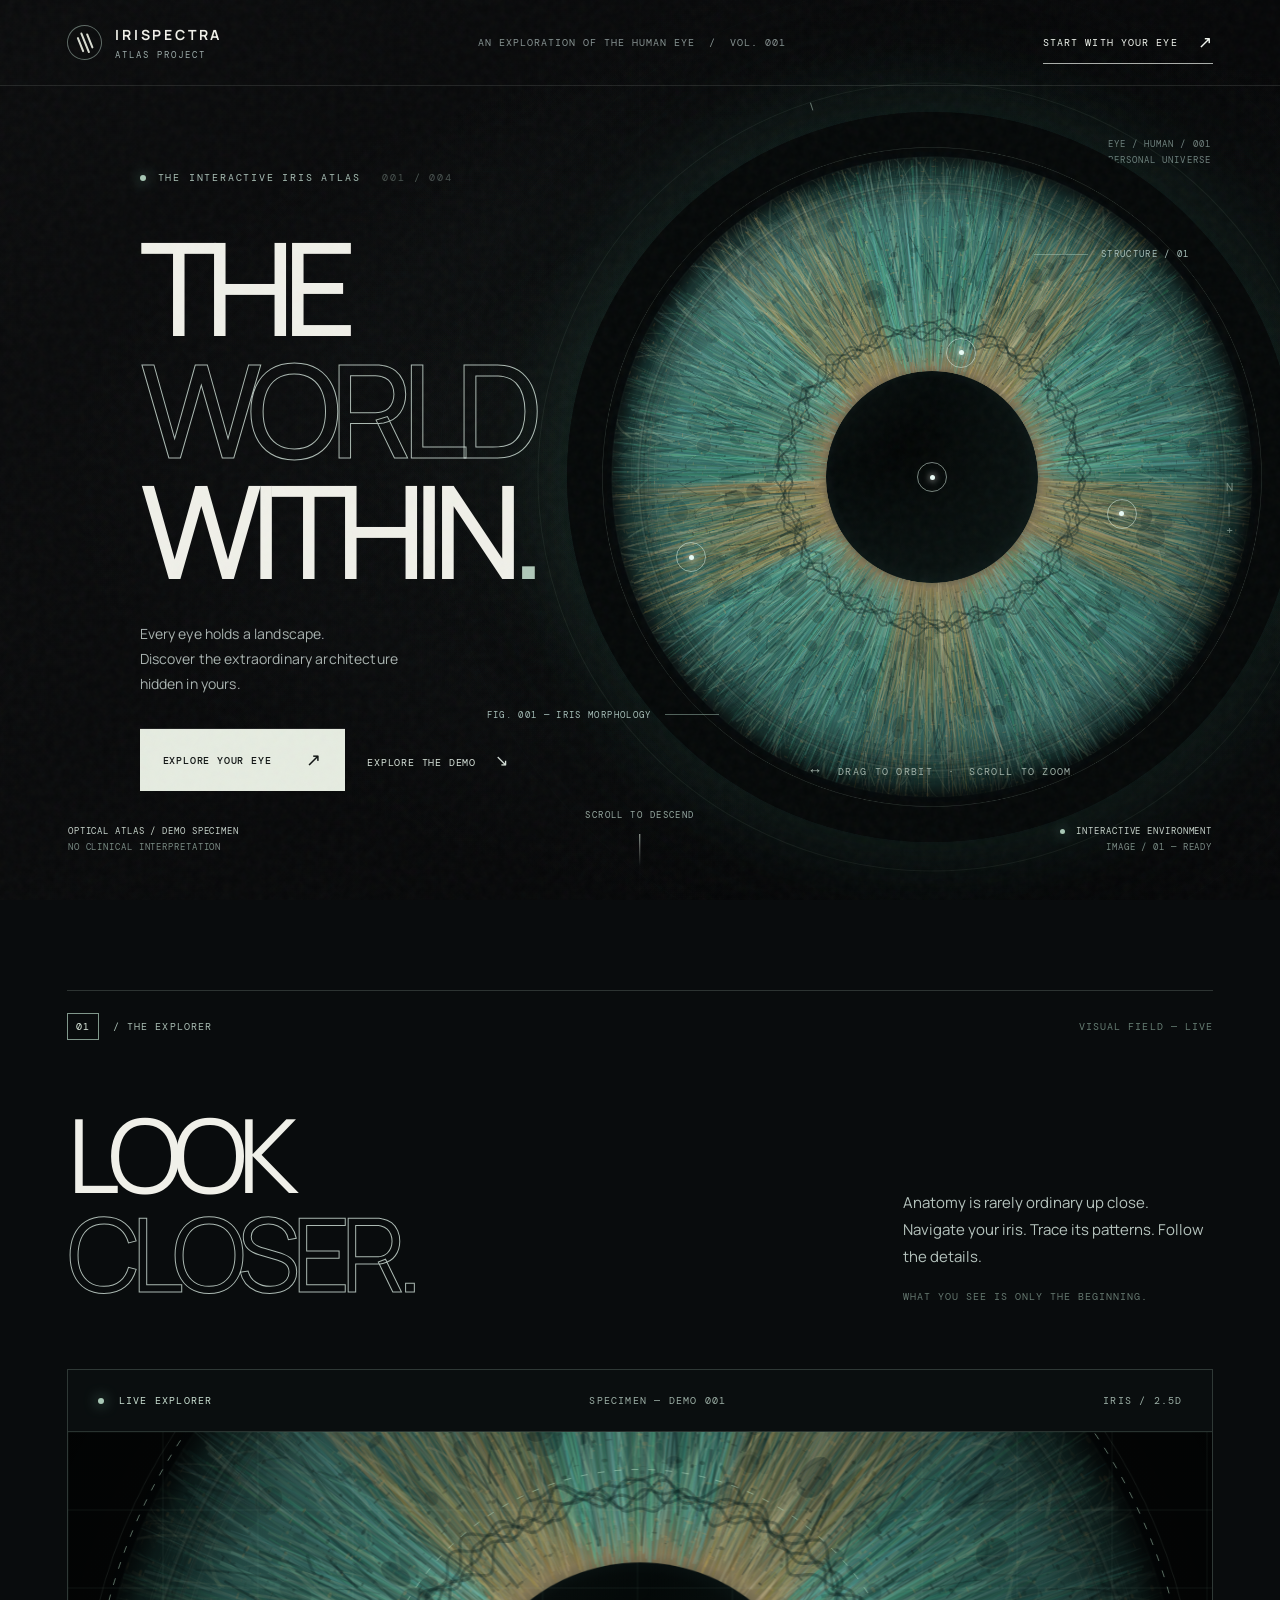
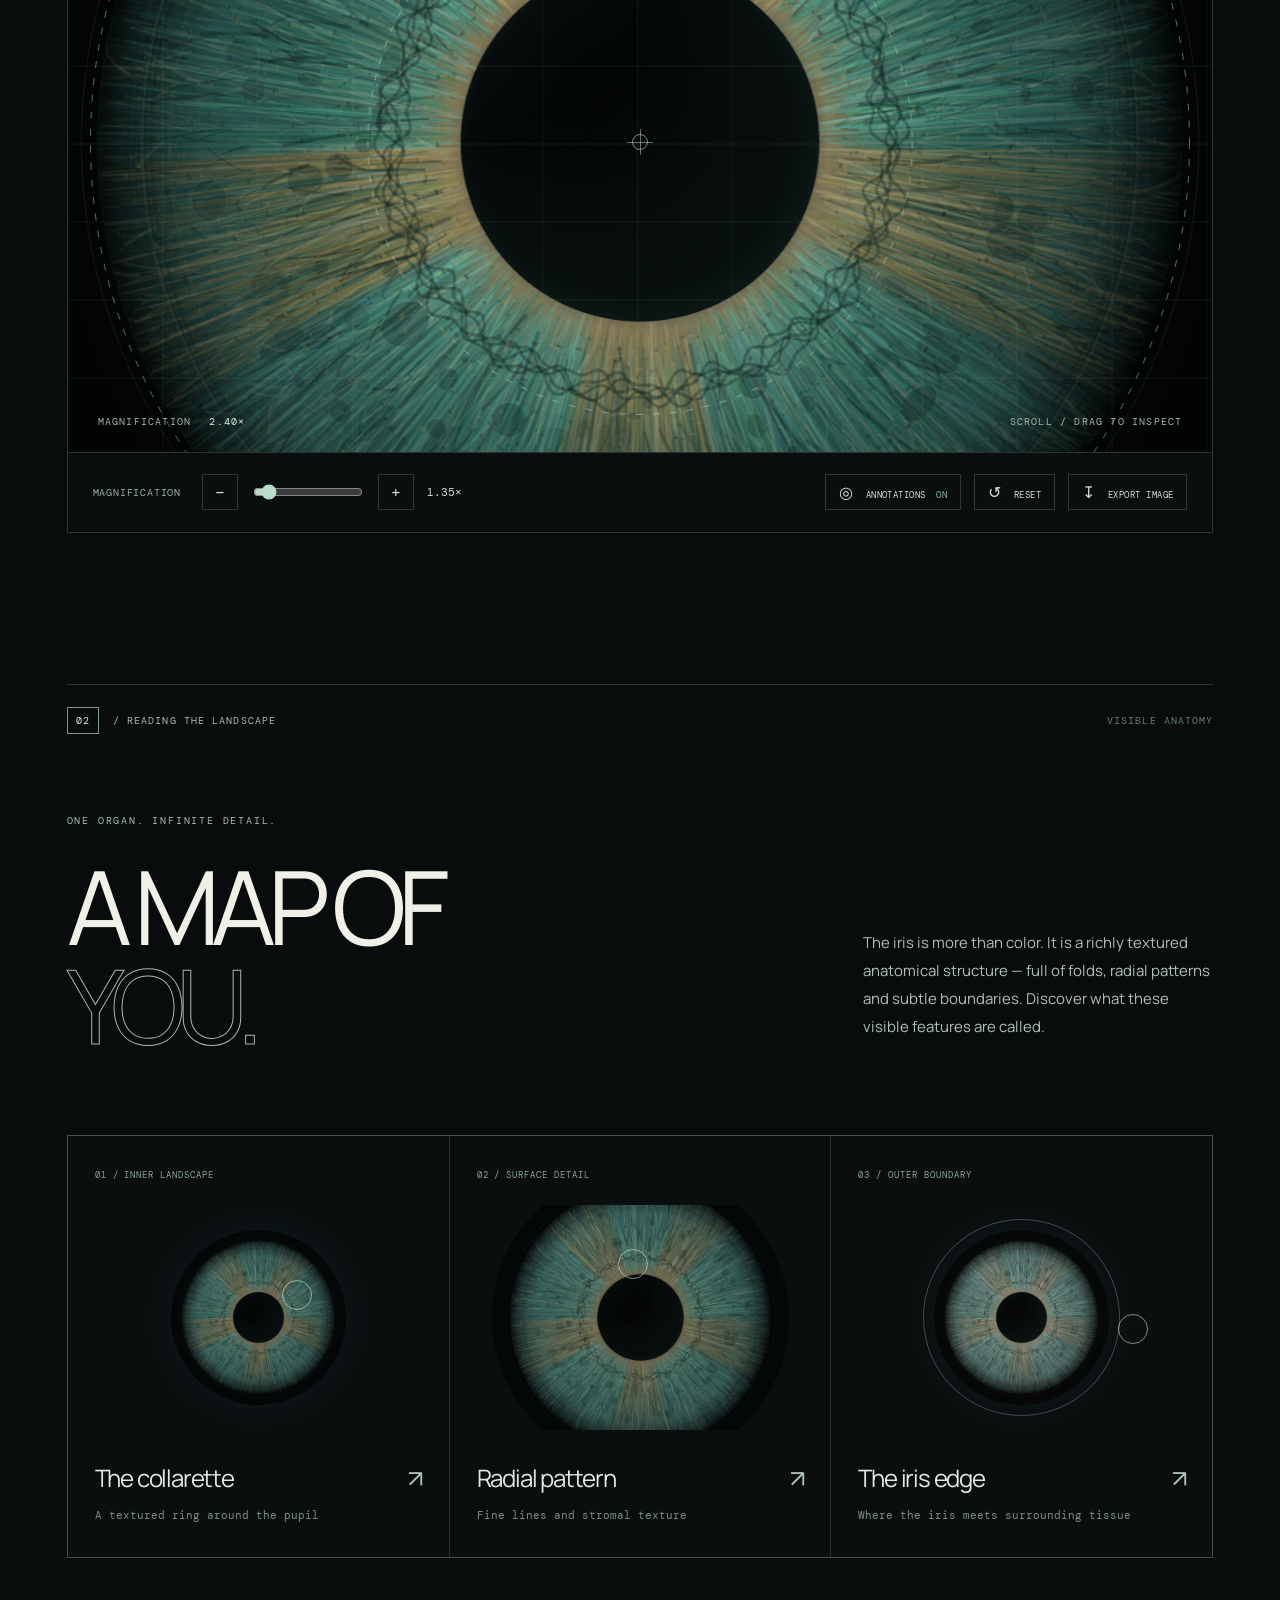
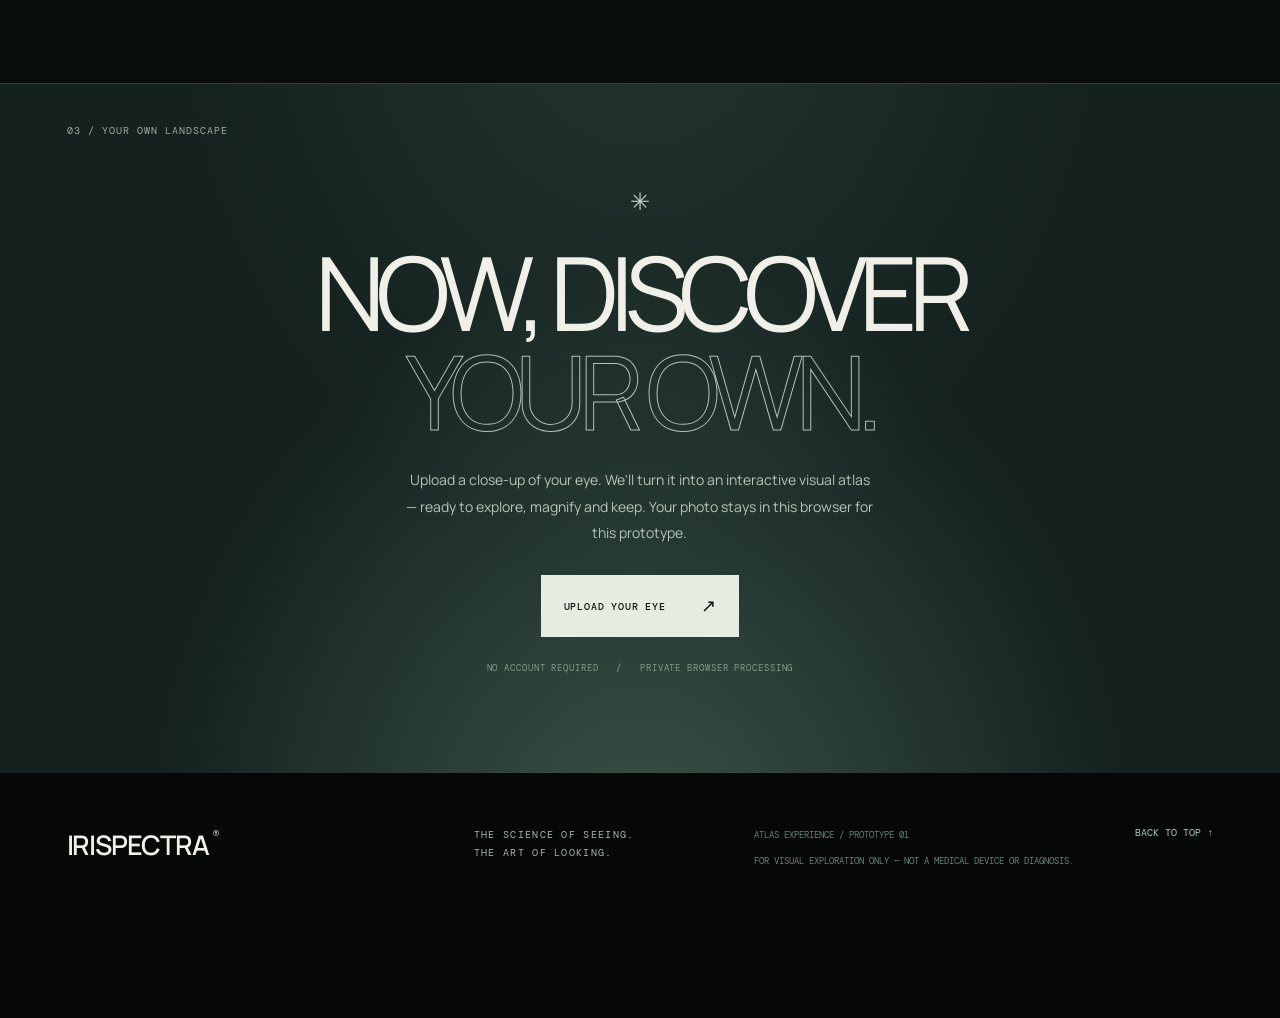
<file: irispectra-atlas/index.html>
<!doctype html>
<html lang="en">
<head>
  <meta charset="utf-8"/>
  <meta name="viewport" content="width=device-width, initial-scale=1, viewport-fit=cover"/>
  <meta name="theme-color" content="#07090a"/>
  <meta name="description" content="IRISPECTRA ATLAS — An immersive, interactive exploration of the human iris. Discover the structures and textures of your own eye."/>
  <title>IRISPECTRA — The World Within</title>
  <link rel="preconnect" href="https://fonts.googleapis.com"/>
  <link rel="preconnect" href="https://fonts.gstatic.com" crossorigin/>
  <link href="https://fonts.googleapis.com/css2?family=DM+Mono:wght@400;500&family=DM+Sans:wght@400;500;600;700&family=Manrope:wght@300;400;500;600;700&display=swap" rel="stylesheet"/>
  <link rel="stylesheet" href="./styles.css"/>
</head>
<body>
  <div class="page-noise" aria-hidden="true"></div>
  <div class="screen-loader" id="loader" aria-hidden="true"><div class="loader-mark"><span></span><span></span><span></span></div><p>INITIALIZING ATLAS <span id="loadCount">00</span>%</p></div>
  <nav class="nav" aria-label="Main navigation">
    <a href="#top" class="brand" aria-label="Irispectra Atlas home"><span class="brand-symbol" aria-hidden="true"><i></i><i></i><i></i></span><span>IRISPECTRA<small>ATLAS PROJECT</small></span></a>
    <span class="nav-center">AN EXPLORATION OF THE HUMAN EYE&nbsp; / &nbsp;VOL. 001</span>
    <button class="nav-action" id="navUpload"><span>START WITH YOUR EYE</span><span class="button-arrow">↗</span></button>
  </nav>
  <main id="top">
    <section class="hero" id="hero" aria-label="Immersive iris explorer">
      <div class="hero-ambient" aria-hidden="true"></div>
      <div class="section-coordinates" aria-hidden="true">EYE / HUMAN / 001<br/>A PERSONAL UNIVERSE</div>
      <div class="hero-copy">
        <div class="eyebrow"><span class="live-pulse"></span> THE INTERACTIVE IRIS ATLAS <span class="eyebrow-number">001 / 004</span></div>
        <h1>THE<br/><em>WORLD</em><br/>WITHIN<span class="period">.</span></h1>
        <p>Every eye holds a landscape.<br/>Discover the extraordinary architecture<br/>hidden in yours.</p>
        <div class="hero-actions">
          <button id="heroUpload" class="action-primary">EXPLORE YOUR EYE <span>↗</span></button>
          <button id="heroDemo" class="action-secondary">EXPLORE THE DEMO <span>↘</span></button>
        </div>
      </div>
      <div class="eye-zone" id="eyeZone" aria-label="Interactive three-dimensional iris viewer">
        <div class="orbital-haze" aria-hidden="true"></div>
        <div class="orbit orbit-a" aria-hidden="true"></div>
        <div class="orbit orbit-b" aria-hidden="true"></div>
        <div class="orbit orbit-c" aria-hidden="true"></div>
        <div class="orbit orbit-d" aria-hidden="true"></div>
        <div class="eye-3d" id="eye3d">
          <div class="eye-graphic" id="eyeGraphic">
            <canvas id="eyeCanvas" width="1400" height="1400" aria-label="Magnifiable iris with pupil and visible surface texture"></canvas>
            <div class="iris-specular" aria-hidden="true"></div>
          </div>
          <button class="hotspot hotspot-a" data-topic="collarette" aria-label="Explore the collarette"><span></span></button>
          <button class="hotspot hotspot-b" data-topic="fibers" aria-label="Explore radial texture"><span></span></button>
          <button class="hotspot hotspot-c" data-topic="limbal" aria-label="Explore outer iris boundary"><span></span></button>
          <button class="hotspot hotspot-d" data-topic="pupil" aria-label="Explore the pupil"><span></span></button>
        </div>
        <div class="iris-floating-label iris-label-top" aria-hidden="true"><span class="label-line"></span> STRUCTURE / 01</div>
        <div class="iris-floating-label iris-label-bottom" aria-hidden="true">FIG. 001 — IRIS MORPHOLOGY <span class="label-line"></span></div>
        <div class="eye-direction" aria-hidden="true">N<br/>│<br/>+</div>
        <div class="interaction-tip" id="interactionTip"><span class="tip-icon">↔</span> DRAG TO ORBIT &nbsp;·&nbsp; SCROLL TO ZOOM</div>
        <div class="insight-tooltip" id="insightTooltip" hidden><span id="tooltipIndex">01 / STRUCTURE</span><strong id="tooltipTitle">Collarette</strong><p id="tooltipBody"></p><button id="tooltipClose" aria-label="Close annotation">×</button></div>
      </div>
      <div class="hero-status left-status">OPTICAL ATLAS / <span id="statusMode">DEMO SPECIMEN</span><br/><span class="status-secondary">NO CLINICAL INTERPRETATION</span></div>
      <div class="hero-status right-status"><span class="stat-dot"></span> INTERACTIVE ENVIRONMENT<br/><span class="status-secondary">IMAGE / 01 — READY</span></div>
      <div class="hero-scroll"><span>SCROLL TO DESCEND</span><span class="scroll-line"></span></div>
    </section>
    <section class="viewer-section" id="explore">
      <div class="section-kicker"><span class="index-square">01</span> / THE EXPLORER <span>VISUAL FIELD — LIVE</span></div>
      <div class="viewer-heading"><h2>LOOK<br/><em>CLOSER.</em></h2><div><p>Anatomy is rarely ordinary up close. Navigate your iris. Trace its patterns. Follow the details.</p><span>WHAT YOU SEE IS ONLY THE BEGINNING.</span></div></div>
      <div class="viewer-panel">
        <div class="viewer-panel-head"><span><i class="mini-pulse"></i> LIVE EXPLORER</span><span id="specimenCode">SPECIMEN — DEMO 001</span><span>IRIS / 2.5D</span></div>
        <div class="viewer-window" id="viewerWindow"><canvas id="detailCanvas" width="1200" height="700" aria-label="Interactive macro view of iris"></canvas><div class="viewer-crosshair"></div><div class="viewer-bottom-left">MAGNIFICATION <strong id="detailMag">2.40×</strong></div><div class="viewer-bottom-right">SCROLL / DRAG TO INSPECT</div></div>
        <div class="viewer-toolbar">
          <div class="zoom-controls"><span class="toolbar-label">MAGNIFICATION</span><button id="zoomOut" aria-label="Zoom out">−</button><input type="range" id="zoomSlider" min="1" max="5" value="1.35" step="0.05" aria-label="Magnification"/><button id="zoomIn" aria-label="Zoom in">+</button><span id="zoomReadout">1.35×</span></div>
          <div class="viewer-tools"><button id="toggleLabels" aria-pressed="true"><span class="tool-icon">◎</span> ANNOTATIONS <span id="annoState">ON</span></button><button id="resetView"><span class="tool-icon">↺</span> RESET</button><button id="exportArt"><span class="tool-icon">↧</span> EXPORT IMAGE</button></div>
        </div>
      </div>
    </section>
    <section class="structures" id="structures">
      <div class="section-kicker"><span class="index-square">02</span> / READING THE LANDSCAPE <span>VISIBLE ANATOMY</span></div>
      <div class="structures-top"><div><span class="minor-label">ONE ORGAN. INFINITE DETAIL.</span><h2>A MAP OF<br/><em>YOU.</em></h2></div><p>The iris is more than color. It is a richly textured anatomical structure — full of folds, radial patterns and subtle boundaries. Discover what these visible features are called.</p></div>
      <div class="structure-grid">
        <button class="structure-card" data-topic="collarette"><span class="card-index">01 / INNER LANDSCAPE</span><div class="card-visual visual-collarette"><span class="mini-eye"></span><span class="mini-reticle"></span></div><span class="structure-title">The collarette <b>↗</b></span><span class="structure-caption">A textured ring around the pupil</span></button>
        <button class="structure-card" data-topic="fibers"><span class="card-index">02 / SURFACE DETAIL</span><div class="card-visual visual-fibers"><span class="mini-eye"></span><span class="mini-reticle"></span></div><span class="structure-title">Radial pattern <b>↗</b></span><span class="structure-caption">Fine lines and stromal texture</span></button>
        <button class="structure-card" data-topic="limbal"><span class="card-index">03 / OUTER BOUNDARY</span><div class="card-visual visual-limbal"><span class="mini-eye"></span><span class="mini-reticle"></span></div><span class="structure-title">The iris edge <b>↗</b></span><span class="structure-caption">Where the iris meets surrounding tissue</span></button>
      </div>
    </section>
    <section class="personal" id="personal">
      <div class="personal-glow"></div><div class="personal-label">03 / YOUR OWN LANDSCAPE</div>
      <div class="personal-inner"><span class="starlet">✳</span><h2>NOW, DISCOVER<br/><em>YOUR OWN.</em></h2><p>Upload a close-up of your eye. We'll turn it into an interactive visual atlas — ready to explore, magnify and keep. Your photo stays in this browser for this prototype.</p><button class="action-light" id="personalUpload">UPLOAD YOUR EYE <span>↗</span></button><div class="personal-caption">NO ACCOUNT REQUIRED &nbsp; / &nbsp; PRIVATE BROWSER PROCESSING</div></div>
    </section>
    <footer class="footer"><a class="footer-brand" href="#top">IRISPECTRA <span>®</span></a><p>THE SCIENCE OF SEEING.<br/>THE ART OF LOOKING.</p><div><span>ATLAS EXPERIENCE / PROTOTYPE 01</span><span>FOR VISUAL EXPLORATION ONLY — NOT A MEDICAL DEVICE OR DIAGNOSIS.</span></div><a class="back-top" href="#top">BACK TO TOP ↑</a></footer>
  </main>
  <dialog id="uploadDialog" class="upload-dialog"><div class="dialog-shell"><button class="dialog-close" id="closeDialog" aria-label="Close dialog">×</button><div class="dialog-head"><span class="minor-label">PERSONAL ATLAS / STEP 01</span><h2>YOUR EYE.<br/><em>YOUR UNIVERSE.</em></h2><p>Choose a clear, close-up photograph with the iris visible. No image is uploaded to a server.</p></div><label class="drop-zone" id="dropZone"><input type="file" id="photoInput" accept="image/png,image/jpeg,image/webp,image/heic,image/heif"/><span class="drop-symbol">⌖</span><strong>SELECT AN EYE PHOTOGRAPH</strong><small>OR DROP AN IMAGE HERE · JPG / PNG / WEBP</small></label><div class="crop-section" id="cropSection" hidden><canvas id="cropCanvas" width="640" height="330"></canvas><div class="crop-controls"><label>HORIZONTAL <input type="range" id="cropX" min="0" max="100" value="50"/></label><label>VERTICAL <input type="range" id="cropY" min="0" max="100" value="50"/></label><label>IRIS SIZE <input type="range" id="cropSize" min="12" max="48" value="28"/></label></div><button class="action-primary crop-confirm" id="confirmCrop">CREATE MY ATLAS <span>↗</span></button></div><p class="privacy-note">VISUAL DEMONSTRATION, NOT AUTOMATED IRIS DETECTION. ALIGN THE CIRCLE OVER YOUR IRIS. NO DIAGNOSTIC CLAIMS OR HEALTH INFERENCES.</p></div></dialog>
  <div class="toast" id="toast" role="status" aria-live="polite"></div>
  <script src="./app.js" defer></script>
</body>
</html>
</file>
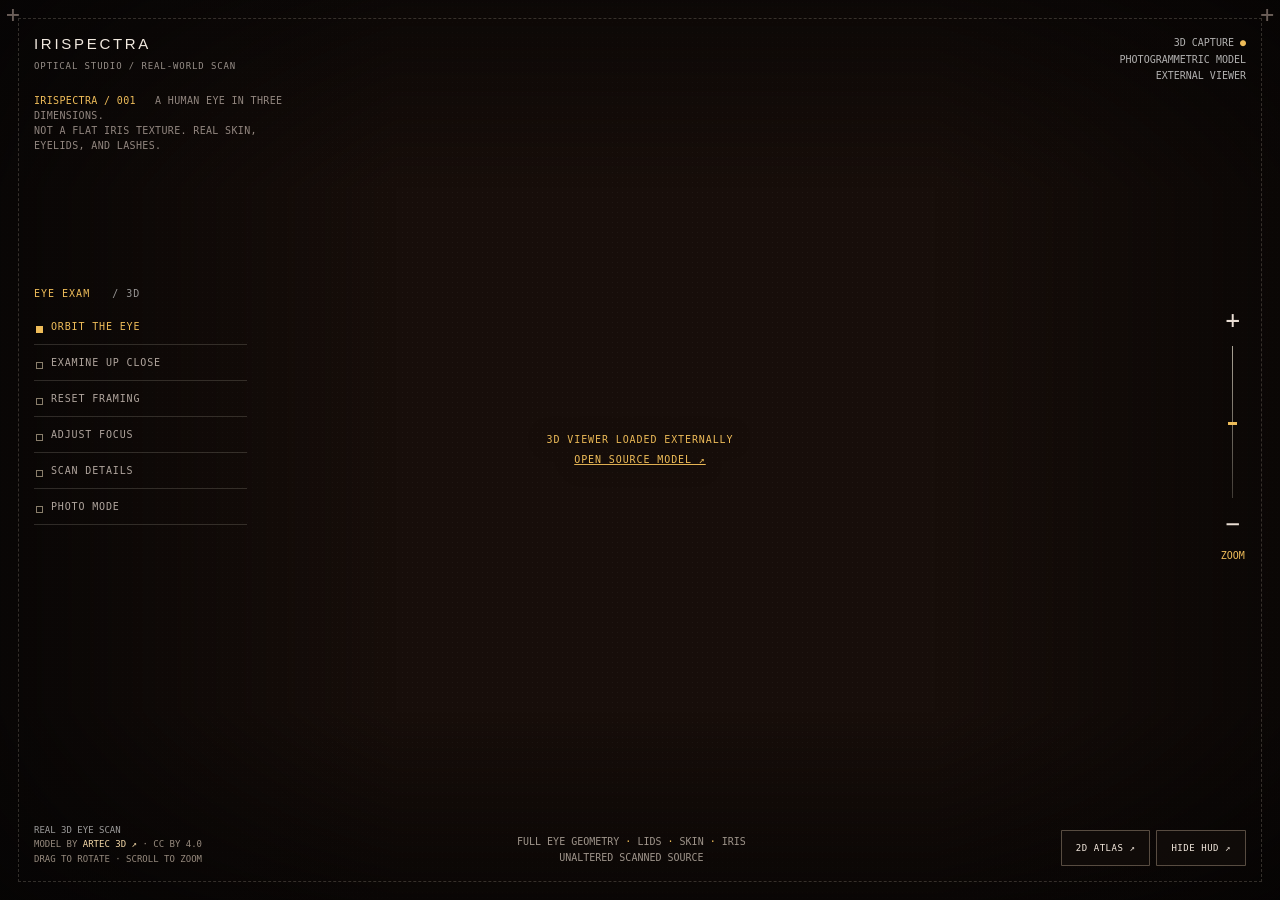
<file: scan-studio.html>
<!DOCTYPE html>
<html lang="en">
<head>
<meta charset="utf-8"><meta name="viewport" content="width=device-width,initial-scale=1,viewport-fit=cover">
<meta name="theme-color" content="#0e0907"><title>IRISPECTRA — Eye Scan Studio</title>
<style>
:root{--paper:#f1e9df;--muted:#e1cfc1aa;--accent:#eebc59;--ui:-apple-system,BlinkMacSystemFont,'SF Pro Display','Helvetica Neue',Arial,sans-serif;--mono:ui-monospace,SFMono-Regular,Menlo,Consolas,monospace}
*{box-sizing:border-box}html,body{height:100%;margin:0;overflow:hidden;background:#0e0907;color:var(--paper);font-family:var(--ui);-webkit-font-smoothing:antialiased}
#studio{position:fixed;inset:0;background:radial-gradient(ellipse at center,#35251e 0,#090807 74%);isolation:isolate}iframe{width:100%;height:100%;border:0;display:block;filter:brightness(1) contrast(1.02);background:#19100c}
#view{position:absolute;inset:0}#grain{position:absolute;inset:0;pointer-events:none;opacity:.18;background-image:radial-gradient(#ffffff33 .35px,transparent .5px);background-size:5px 5px;mix-blend-mode:screen}
.vignette{position:absolute;inset:0;pointer-events:none;background:linear-gradient(90deg,#050404c9,transparent 31%,transparent 73%,#040303a0),linear-gradient(180deg,#05040495,transparent 21%,transparent 79%,#040303ac)}
#hud{position:fixed;inset:0;pointer-events:none}#hud button,#hud a,#hud input{pointer-events:auto}button{font:inherit;cursor:pointer}button:focus-visible,a:focus-visible{outline:1px solid var(--accent);outline-offset:4px}
.grid{position:absolute;inset:18px;border:1px dashed #f7e8d350;opacity:.6}.grid:before,.grid:after{content:"+";position:absolute;font:23px var(--mono);color:#ffe4d7aa;top:-18px}.grid:before{left:-13px}.grid:after{right:-13px}
.header{position:absolute;top:35px;left:34px;right:34px;display:flex;justify-content:space-between;align-items:flex-start;gap:20px}
.header .id{font:500 15px var(--ui);letter-spacing:.18em}.id span{display:block;font:9px/1.7 var(--mono);color:#e9ddd4a0;letter-spacing:.1em;margin-top:7px}.header .data{text-align:right;font:10px/1.65 var(--mono);color:#ffffffae}.data .on{color:var(--accent)}.data b{font-weight:500}
.intro{position:absolute;top:93px;left:34px;max-width:275px;font:10px/1.5 var(--mono);color:#e6d6cc9c;letter-spacing:.035em}
.intro strong{color:var(--accent);font-weight:500}
.menu{position:absolute;top:32%;left:34px;width:213px;padding:0}.menu .cap{color:var(--accent);font:10px var(--mono);letter-spacing:.1em;margin-bottom:10px}.menu button{display:block;position:relative;border:0;border-bottom:1px solid #ded5c42d;background:transparent;color:#e8dbd1bd;width:100%;padding:12px 5px 12px 17px;text-align:left;font:10px var(--mono);letter-spacing:.085em}
.menu button:before{content:"";position:absolute;left:2px;top:17px;width:5px;height:5px;border:1px solid #f5e1c18b}.menu button.selected{color:var(--accent)}.menu button.selected:before{background:var(--accent);border-color:var(--accent)}.menu button:hover{color:white}
.zoom{position:absolute;right:35px;top:34%;display:flex;flex-direction:column;align-items:center;gap:12px;color:var(--accent);font:10px var(--mono)}.zoom button{border:0;background:none;color:#eaded4;font-size:24px;padding:0 5px}.zoom .track{height:152px;width:1px;background:linear-gradient(#ded6c4c0,#ded6c43f);position:relative}.zoom .track:before{content:"";position:absolute;top:50%;left:-4px;width:9px;height:3px;background:var(--accent)}.zoom button:disabled{opacity:.35;cursor:not-allowed}
.foot{position:absolute;bottom:34px;left:34px;right:34px;display:flex;align-items:end;justify-content:space-between;gap:20px}
.foot .copy{font:9px/1.6 var(--mono);color:#f2e0cd9c;max-width:330px}.copy a{color:#f5d9a8;text-decoration:none}.copy strong{color:#fff9;font-weight:400}
.foot .hint{text-align:center;font:10px/1.6 var(--mono);color:#eee1d4a4}.hint em{font-style:normal;color:var(--accent)}.actions{display:flex;gap:6px}.actions button,.actions a{border:1px solid #d5c1a55d;border-radius:1px;background:#120d0bc7;padding:12px 14px;text-decoration:none;color:#f4e9de;font:9px var(--mono);letter-spacing:.06em;white-space:nowrap}.actions button:hover,.actions a:hover{border-color:var(--accent)}
.panel{position:absolute;z-index:10;top:31%;right:94px;width:min(310px,calc(100vw - 140px));padding:23px;background:#0e0b0beb;border:1px solid #e6c9a15a;backdrop-filter:blur(18px);box-shadow:0 20px 50px #0007;pointer-events:auto}.panel[hidden]{display:none}.panel .small{font:10px var(--mono);letter-spacing:.1em;color:var(--accent);display:flex;align-items:center;justify-content:space-between}.panel .small button{background:transparent;color:inherit;border:0;font-size:21px}.panel h2{font-weight:500;font-size:22px;letter-spacing:-.03em;margin:20px 0 11px}.panel p{font-size:12px;line-height:1.65;color:#d5c9bccc}.panel a{color:var(--accent)}.panel small{font:9px/1.6 var(--mono);color:#aa9d90}
.loading{position:fixed;top:50%;left:50%;transform:translate(-50%,-50%);z-index:1;text-align:center;font:10px/2 var(--mono);letter-spacing:.09em;color:var(--accent);pointer-events:none;text-shadow:0 0 20px #000}.loading[hidden]{display:none}.loading a{color:var(--accent)}
#hud.photo .menu,#hud.photo .header,#hud.photo .intro,#hud.photo .zoom,#hud.photo .copy,#hud.photo .hint,#hud.photo .grid{display:none}#hud.photo .foot{right:20px;bottom:20px;justify-content:flex-end}#hud.photo .actions .return{display:none}
@media(max-width:750px){.grid{inset:10px}.header{top:23px;left:27px;right:27px}.header .id{font-size:12px}.header .data{font-size:8px}.intro{top:79px;left:27px;font-size:9px;max-width:210px}.menu{left:27px;top:auto;bottom:143px;width:155px}.menu button{font-size:9px;padding:8px 4px 8px 15px}.menu button:before{top:12px}.zoom{right:28px;top:38%}.zoom .track{height:103px}.foot{left:27px;right:27px;bottom:25px}.foot .copy{font-size:8px;max-width:165px}.foot .hint{display:none}.actions .return{display:none}.actions button{padding:10px;font-size:8px}.panel{left:26px;right:26px;top:25%;width:auto}.loading{font-size:9px}}
</style></head>
<body>
<main id="studio"><div id="view"><iframe id="scan" title="Artec 3D — real human eye photogrammetry" allow="autoplay; fullscreen; xr-spatial-tracking" allowfullscreen referrerpolicy="strict-origin-when-cross-origin"></iframe></div><div id="grain"></div><div class="vignette"></div><div id="loading" class="loading">LOADING HUMAN EYE — 3D SCAN<br>ACTUAL SKIN / LASH / LID GEOMETRY</div>
<section id="hud"><div class="grid"></div><header class="header"><div class="id">IRISPECTRA<span>OPTICAL STUDIO / REAL-WORLD SCAN</span></div><div class="data">3D CAPTURE <span class="on">●</span><br>PHOTOGRAMMETRIC MODEL<br><b id="status">INITIALIZING</b></div></header>
<div class="intro"><strong>IRISPECTRA / 001</strong> &nbsp; A HUMAN EYE IN THREE DIMENSIONS.<br>NOT A FLAT IRIS TEXTURE. REAL SKIN, EYELIDS, AND LASHES.</div>
<nav class="menu" aria-label="Studio controls"><div class="cap">EYE EXAM <span style="color:#ffffff91;margin-left:15px">/ 3D</span></div><button class="selected" id="mode">ORBIT THE EYE</button><button id="zoomInMenu">EXAMINE UP CLOSE</button><button id="framing">RESET FRAMING</button><button id="focus">ADJUST FOCUS</button><button id="details">SCAN DETAILS</button><button id="photoMode">PHOTO MODE</button></nav>
<div class="zoom"><button id="plus" aria-label="Zoom in">+</button><div class="track"></div><button id="minus" aria-label="Zoom out">−</button><span id="zoomText">ZOOM</span></div>
<section id="panel" class="panel" hidden><div class="small"><span id="panelCap">SCENE / 01</span><button id="panelClose" aria-label="Close">×</button></div><h2 id="panelTitle">3D eye</h2><p id="panelText"></p><small>ANATOMICAL EDUCATION / NOT A DIAGNOSTIC INSTRUMENT</small></section>
<footer class="foot"><div class="copy"><strong>REAL 3D EYE SCAN</strong><br>MODEL BY <a href="https://www.artec3d.com/3d-models/eye" target="_blank" rel="noopener">ARTEC 3D ↗</a> · CC BY 4.0<br>DRAG TO ROTATE · SCROLL TO ZOOM</div><div class="hint">FULL EYE GEOMETRY <em>·</em> LIDS <em>·</em> SKIN <em>·</em> IRIS<br>UNALTERED SCANNED SOURCE</div><div class="actions"><a class="return" href="/">2D ATLAS ↗</a><button id="hudButton">HIDE HUD ↗</button></div></footer>
</section></main>
<script src="https://static.sketchfab.com/api/sketchfab-viewer-1.12.1.js"></script>
<script>
(()=>{'use strict';const $=id=>document.getElementById(id),frame=$('scan'),hud=$('hud');let api=null,firstCamera=null,focused=false,ready=false;
const raw='https://sketchfab.com/models/98a07a1fb37841b5b348cbad357ac71e/embed?autostart=1&scrollwheel=1&ui_theme=dark';
function panel(cap,title,description){$('panelCap').textContent=cap;$('panelTitle').textContent=title;$('panelText').textContent=description;$('panel').hidden=false}
function frameStatus(t){$('status').textContent=t}
function start(){if(typeof Sketchfab==='undefined'){frame.src=raw;frameStatus('EXTERNAL VIEWER');$('loading').innerHTML='3D VIEWER LOADED EXTERNALLY<br><a href="https://www.artec3d.com/3d-models/eye">OPEN SOURCE MODEL ↗</a>';return;}
const client=new Sketchfab(frame);client.init('98a07a1fb37841b5b348cbad357ac71e',{autostart:1,camera:0,scrollwheel:1,ui_theme:'dark',success:instance=>{api=instance;api.start();api.addEventListener('viewerready',()=>{ready=true;$('loading').hidden=true;frameStatus('SCANNER READY');api.getCameraLookAt((err,position,target)=>{if(!err){firstCamera={position,target}}})})},error:()=>{frameStatus('EXTERNAL 3D ERROR');$('loading').textContent='3D EMBED FAILED — OPEN ORIGINAL SCAN'}})}
function zoom(factor){if(!api){panel('CONTROLS','Camera','Zoom with the scroll wheel directly over the scanned eye.');return;}api.getCameraLookAt((err,position,target)=>{if(err||!position||!target)return;const p=position.map((x,i)=>target[i]+(x-target[i])*factor);api.setCameraLookAt(p,target,.6)})}
function reset(){if(!api||!firstCamera){panel('CAMERA','Framing','Drag over the eye to orbit and use your wheel to zoom.');return}api.setCameraLookAt(firstCamera.position,firstCamera.target,1)}
$('plus').onclick=()=>zoom(.73);$('minus').onclick=()=>zoom(1.37);$('zoomInMenu').onclick=()=>zoom(.53);$('framing').onclick=reset;
$('mode').onclick=()=>panel('NAVIGATION / 3D','Orbit the model','Drag the eye to rotate the real three-dimensional scan. Use the wheel or zoom controls to move closer. This is scanned skin, eyelid, lashes, and iris geometry.');
$('details').onclick=()=>panel('CAPTURE / REAL','Photogrammetric scan','A human eye captured with the Artec Space Spider 3D scanner, not a generated image or a textured disk. The geometry is scanned from a real subject. The model is an educational specimen, not your eye. Source: Artec 3D, CC BY 4.0.');
$('focus').onclick=()=>{focused=!focused;frame.style.filter=focused?'contrast(1.19) saturate(1.13)':'brightness(1) contrast(1.02)';panel('VIEW / IMAGE','Optical contrast',focused?'Contrast view enabled. This changes the screen image only, not measured anatomy.':'Neutral image view. It does not modify the scanned geometry.')};
$('panelClose').onclick=()=>$('panel').hidden=true;
function photo(){hud.classList.toggle('photo');$('hudButton').textContent=hud.classList.contains('photo')?'SHOW HUD ↗':'HIDE HUD ↗';$('panel').hidden=true}
$('photoMode').onclick=photo;$('hudButton').onclick=photo;
document.addEventListener('keydown',e=>{if(e.key.toLowerCase()==='h')photo();if(e.key==='Escape'){$('panel').hidden=true;if(hud.classList.contains('photo'))photo()}});
start();
})();
</script>
</body></html>
</file>
<file: irispectra-atlas/styles.css>
:root{--bg:#07090a;--soft:#101416;--stroke:rgba(229,239,240,.14);--fg:#f0f0e9;--muted:#9ba5a5;--mono:'DM Mono',monospace;--sans:'Manrope','DM Sans',Arial,sans-serif}*{box-sizing:border-box}html{scroll-behavior:smooth}body{margin:0;background:var(--bg);color:var(--fg);font-family:var(--sans);font-size:14px;-webkit-font-smoothing:antialiased;overflow-x:hidden}body.dialog-open{overflow:hidden}button,input{font:inherit}button{cursor:pointer}button:focus-visible,a:focus-visible,input:focus-visible{outline:2px solid #c9e2d9;outline-offset:4px}a{text-decoration:none;color:inherit}button:disabled{opacity:.5;cursor:not-allowed}::selection{background:#98ab9a;color:#090b0b}.page-noise{position:fixed;inset:0;pointer-events:none;z-index:60;opacity:.11;background-image:url("data:image/svg+xml,%3Csvg viewBox='0 0 160 160' xmlns='http://www.w3.org/2000/svg'%3E%3Cfilter id='n'%3E%3CfeTurbulence type='fractalNoise' baseFrequency='.7' numOctaves='3' stitchTiles='stitch'/%3E%3C/filter%3E%3Crect width='100%25' height='100%25' filter='url(%23n)' opacity='.34'/%3E%3C/svg%3E")}body:before{content:'';position:fixed;inset:0;pointer-events:none;background:linear-gradient(90deg,transparent 49.95%,rgba(197,220,217,.045) 50%,transparent 50.05%);z-index:5}.screen-loader{position:fixed;inset:0;background:#080a0b;z-index:200;display:flex;flex-direction:column;align-items:center;justify-content:center;gap:26px;transition:opacity .7s,visibility .7s}.screen-loader.done{opacity:0;visibility:hidden}.screen-loader p{font:10px var(--mono);letter-spacing:.22em;color:#89918d}.loader-mark{display:flex;align-items:center;gap:6px}.loader-mark span{width:7px;height:7px;border:1px solid #d9e4dd;border-radius:50%;animation:glow 1s infinite alternate}.loader-mark span:nth-child(2){animation-delay:.24s}.loader-mark span:nth-child(3){animation-delay:.48s}@keyframes glow{to{background:#cadbcd;transform:scale(1.35)}}.nav{height:86px;position:absolute;top:0;left:0;right:0;display:flex;align-items:center;justify-content:space-between;padding:0 5.25vw;border-bottom:1px solid rgba(221,230,221,.12);z-index:50}.brand{display:flex;align-items:center;gap:13px;font-weight:700;letter-spacing:.2em;font-size:14px}.brand small{font:9px var(--mono);letter-spacing:.22em;display:block;color:#9dacab;margin-top:5px}.brand-symbol{width:35px;height:35px;display:flex;gap:3px;align-items:center;justify-content:center;border:1px solid rgba(205,231,218,.43);border-radius:50%;transform:rotate(-22deg)}.brand-symbol i{display:block;width:2px;height:16px;background:#f0f3e7;opacity:.9;border-radius:3px}.brand-symbol i:nth-child(2){height:22px}.nav-center{font:10px var(--mono);letter-spacing:.1em;color:#859190}.nav-action{color:#f1f6ef;background:transparent;border:0;border-bottom:1px solid rgba(241,246,239,.7);padding:10px 0;font:10px var(--mono);letter-spacing:.11em;display:flex;align-items:center;gap:20px}.nav-action:hover{color:#abd3c8}.button-arrow{font-size:17px}.hero{height:max(740px,100svh);min-height:740px;position:relative;overflow:hidden;background:radial-gradient(ellipse 55% 55% at 70% 45%,rgba(50,92,82,.08),transparent 88%),linear-gradient(120deg,#0b0c0d 0%,#060708 70%)}.hero-ambient{position:absolute;inset:0;pointer-events:none;background:radial-gradient(ellipse at 70% 52%,rgba(143,179,160,.1),transparent 42%),radial-gradient(ellipse at 72% 53%,transparent 24%,rgba(65,83,83,.045) 48%,transparent 66%)}.section-coordinates{position:absolute;right:5.4vw;top:137px;text-align:right;font:9px/1.75 var(--mono);color:#738380;letter-spacing:.12em}.hero-copy{position:absolute;left:10.9vw;top:50%;transform:translateY(-45%);z-index:12;pointer-events:none}.hero-copy button{pointer-events:auto}.eyebrow,.minor-label{font:10px var(--mono);letter-spacing:.18em;color:#a8beb5}.eyebrow{display:flex;gap:12px;align-items:center;white-space:nowrap}.live-pulse,.mini-pulse,.stat-dot{width:6px;height:6px;border-radius:50%;background:#a8c7b5;display:inline-block;box-shadow:0 0 14px #77b69e;animation:breathe 3s infinite}.eyebrow-number{opacity:.4;margin-left:10px}@keyframes breathe{50%{opacity:.35;transform:scale(.8)}}h1,h2,h3,p{margin-top:0}.hero h1{font-weight:500;line-height:.94;letter-spacing:-.095em;font-size:clamp(92px,10.1vw,178px);margin:42px 0 30px;max-width:750px}.hero h1 em,.viewer-heading h2 em,.structures-top h2 em,.personal h2 em,.dialog-head h2 em{font-style:normal;color:transparent;-webkit-text-stroke:1px rgba(226,243,233,.75)}.period{color:#b0c8b9}.hero-copy>p{font-size:14px;line-height:1.8;letter-spacing:.01em;color:#a9b3b0;margin-bottom:33px}.hero-actions{display:flex;align-items:center;gap:20px}.action-primary,.action-light{border:1px solid #e6ece1;color:#101413;background:#e6ece1;padding:18px 22px;font:10px var(--mono);font-weight:500;letter-spacing:.08em;display:inline-flex;align-items:center;justify-content:space-between;gap:35px;min-height:54px;transition:background .2s,transform .2s}.action-primary:hover,.action-light:hover{background:#afd0bc;transform:translateY(-2px)}.action-primary span,.action-light span{font-size:18px}.action-secondary{color:#d6e1d9;padding:17px 2px;background:none;border:0;font:10px var(--mono);letter-spacing:.08em}.action-secondary span{font-size:16px;margin-left:12px}.action-secondary:hover{color:#8ec6ac}.eye-zone{position:absolute;right:-3vw;top:12%;height:82%;width:67%;z-index:6;perspective:1200px;touch-action:pan-y;cursor:grab}.eye-zone.grabbing{cursor:grabbing}.orbital-haze{position:absolute;inset:6%;border-radius:50%;background:radial-gradient(circle,rgba(144,189,170,.12),rgba(48,87,76,.045) 44%,transparent 66%);filter:blur(13px)}.orbit{position:absolute;top:50%;left:55%;border:1px solid rgba(203,224,215,.11);border-radius:50%;transform:translate(-50%,-50%) rotate(-18deg);pointer-events:none}.orbit-a{width:71%;aspect-ratio:1}.orbit-b{width:80%;aspect-ratio:1;border-style:dashed;opacity:.6}.orbit-c{width:92%;aspect-ratio:1;opacity:.65}.orbit-d{width:115%;aspect-ratio:1;opacity:.13}.orbit-a:before,.orbit-c:before{content:'';position:absolute;top:0;left:50%;height:8px;width:1px;background:#9aafa5}.eye-3d{position:absolute;width:min(67vw,730px);height:min(67vw,730px);top:50%;left:55%;transform:translate(-50%,-50%) rotateX(var(--tiltx,0deg)) rotateY(var(--tilty,0deg)) scale(var(--zoom,1));transform-style:preserve-3d;will-change:transform;transition:transform .12s ease-out;filter:drop-shadow(0 0 55px rgba(35,90,78,.14))}.eye-graphic{position:absolute;inset:0;border-radius:50%;overflow:hidden;box-shadow:inset 0 0 60px #000,0 0 100px rgba(54,129,102,.11);transform:translateZ(5px)}.eye-graphic canvas{width:100%;height:100%;display:block}.iris-specular{position:absolute;inset:9%;border-radius:50%;pointer-events:none;background:linear-gradient(140deg,rgba(215,245,231,.11),transparent 33%,transparent 65%,rgba(109,157,154,.06));mix-blend-mode:screen}.hotspot{position:absolute;width:30px;height:30px;z-index:4;display:grid;place-items:center;background:transparent;border:1px solid rgba(227,249,240,.5);border-radius:50%;transform:translate(-50%,-50%) translateZ(30px);transition:background .2s,transform .2s}.hotspot span{width:5px;height:5px;background:#e9fbf6;border-radius:50%;box-shadow:0 0 7px #fff}.hotspot:hover,.hotspot.active{background:rgba(178,226,212,.23);transform:translate(-50%,-50%) translateZ(40px) scale(1.2)}.hotspot-a{left:54%;top:33%}.hotspot-b{left:76%;top:55%}.hotspot-c{left:17%;top:61%}.hotspot-d{left:50%;top:50%}.iris-floating-label{position:absolute;font:9px var(--mono);letter-spacing:.15em;color:#a8c0ba;display:flex;align-items:center;gap:13px;white-space:nowrap}.iris-label-top{top:19%;right:15%}.iris-label-bottom{bottom:17%;left:3%}.label-line{display:block;width:54px;height:1px;background:rgba(181,215,199,.43)}.eye-direction{position:absolute;right:10%;top:50%;font:12px/1.8 var(--mono);color:rgba(199,219,207,.5);text-align:center}.interaction-tip{position:absolute;bottom:9%;left:56%;transform:translateX(-50%);font:10px var(--mono);letter-spacing:.13em;color:#9fb0a7;white-space:nowrap}.tip-icon{font-size:15px;margin-right:10px}.insight-tooltip{position:absolute;z-index:30;right:8%;top:18%;max-width:292px;padding:28px;background:rgba(10,16,17,.94);border:1px solid rgba(194,221,210,.31);backdrop-filter:blur(25px);box-shadow:0 24px 80px #0008;cursor:default}.insight-tooltip[hidden]{display:none}.insight-tooltip>span{display:block;font:10px var(--mono);color:#91ada2;letter-spacing:.11em;margin-bottom:22px}.insight-tooltip strong{font-size:23px;font-weight:400;letter-spacing:-.05em}.insight-tooltip p{font-size:12px;line-height:1.8;color:#a7b7af;margin-top:12px;margin-bottom:0}.insight-tooltip button{position:absolute;right:18px;top:13px;background:none;border:none;color:#fff;font-size:24px}.hero-status{position:absolute;bottom:45px;font:9px/1.8 var(--mono);letter-spacing:.1em;color:#c7d3cb;z-index:9}.left-status{left:5.3vw}.right-status{right:5.3vw;text-align:right}.status-secondary{color:#788a83}.stat-dot{width:5px;height:5px;margin-right:6px}.hero-scroll{position:absolute;bottom:34px;left:50%;transform:translateX(-50%);display:flex;flex-direction:column;align-items:center;gap:13px;color:#98aaa2;font:9px var(--mono);letter-spacing:.16em}.scroll-line{display:block;width:1px;height:32px;background:linear-gradient(#afb8af,transparent)}.viewer-section,.structures{padding:90px 5.2vw 125px;background:#090c0d}.section-kicker{border-top:1px solid rgba(190,210,199,.2);padding-top:22px;display:flex;align-items:center;gap:14px;font:10px var(--mono);letter-spacing:.11em;color:#a9bdb3}.section-kicker>span:last-child{margin-left:auto;color:#657c72}.index-square{border:1px solid #80978b;padding:6px 8px;color:#deebdf}.viewer-heading{display:flex;justify-content:space-between;gap:50px;align-items:end;padding:65px 0}.viewer-heading h2,.structures h2,.personal h2{font-size:clamp(62px,8vw,116px);font-weight:400;line-height:.97;letter-spacing:-.085em;margin:0}.viewer-heading>div{max-width:310px}.viewer-heading p{font-size:15px;line-height:1.8;color:#b5c3bd}.viewer-heading>div>span{font:10px var(--mono);letter-spacing:.1em;color:#64776f}.viewer-panel{border:1px solid rgba(177,209,191,.22);background:#0a0e0f}.viewer-panel-head{height:62px;border-bottom:1px solid rgba(177,209,191,.19);display:flex;justify-content:space-between;align-items:center;padding:0 30px;font:10px var(--mono);letter-spacing:.12em;color:#9baea5}.viewer-panel-head span:first-child{color:#c8ded0}.mini-pulse{margin-right:8px}.viewer-window{height:min(56vw,650px);min-height:380px;max-height:620px;position:relative;overflow:hidden;background:#060808;cursor:grab;touch-action:none}.viewer-window:active{cursor:grabbing}.viewer-window canvas{display:block;width:100%;height:100%}.viewer-crosshair{position:absolute;top:50%;left:50%;width:16px;height:16px;border:1px solid rgba(192,221,207,.6);border-radius:50%;transform:translate(-50%,-50%);pointer-events:none}.viewer-crosshair:before,.viewer-crosshair:after{content:'';position:absolute;background:rgba(192,221,207,.5)}.viewer-crosshair:before{height:1px;width:26px;left:-6px;top:7px}.viewer-crosshair:after{width:1px;height:26px;top:-6px;left:7px}.viewer-bottom-left,.viewer-bottom-right{position:absolute;bottom:24px;font:10px var(--mono);letter-spacing:.12em;color:#a1b7a8;pointer-events:none}.viewer-bottom-left{left:30px}.viewer-bottom-left strong{font-weight:400;color:#e4f1e6;margin-left:11px}.viewer-bottom-right{right:30px}.viewer-toolbar{min-height:80px;display:flex;justify-content:space-between;gap:18px;padding:20px 25px;align-items:center;border-top:1px solid rgba(177,209,191,.19)}.zoom-controls,.viewer-tools{display:flex;align-items:center;gap:13px}.toolbar-label{font:10px var(--mono);letter-spacing:.08em;color:#9bafa4;margin-right:8px}.zoom-controls button,.viewer-tools button{border:1px solid rgba(185,208,195,.21);background:transparent;color:#d1e1d5;height:36px;min-width:36px;font:16px var(--mono)}.zoom-controls button:hover,.viewer-tools button:hover{background:#202c28}.zoom-controls input{accent-color:#badcc8;width:110px}.zoom-controls>span:last-child{font:11px var(--mono);color:#d3e2d8;min-width:45px}.viewer-tools button{padding:0 13px;font:9px var(--mono);letter-spacing:.05em}.viewer-tools .tool-icon{font-size:16px;margin-right:7px}.viewer-tools #annoState{color:#90b59d;margin-left:5px}.structures{padding-top:26px}.structures-top{display:flex;justify-content:space-between;align-items:end;gap:80px;padding:80px 0}.structures-top .minor-label{display:block;margin-bottom:30px}.structures-top>p{max-width:350px;font-size:15px;line-height:1.85;color:#afc0b6}.structure-grid{display:grid;grid-template-columns:repeat(3,1fr);gap:1px;background:rgba(204,221,209,.18);border:1px solid rgba(204,221,209,.18)}.structure-card{text-align:left;background:#0a0e0f;border:0;color:#e1eae0;padding:27px 27px 35px;min-width:0;transition:background .2s}.structure-card:hover{background:#101b19}.card-index{font:9px var(--mono);letter-spacing:.11em;color:#8ba69a}.card-visual{height:225px;margin:23px 0 31px;display:grid;place-items:center;position:relative;overflow:hidden;background:radial-gradient(circle,rgba(23,68,63,.45),transparent 55%)}.mini-eye{height:175px;width:175px;display:block;border-radius:50%;background-image:var(--iris-image);background-color:#0b2e2a;background-size:cover;filter:saturate(.8) brightness(.83);transition:transform .4s}.structure-card:hover .mini-eye{transform:scale(1.18)}.visual-fibers .mini-eye{transform:scale(1.7)}.structure-card:hover .visual-fibers .mini-eye{transform:scale(2)}.visual-limbal .mini-eye{filter:saturate(.5);outline:1px solid rgba(242,248,238,.25);outline-offset:10px}.mini-reticle{position:absolute;top:50%;left:50%;height:30px;width:30px;border:1px solid rgba(219,244,223,.55);border-radius:50%;transform:translate(-50%,-50%)}.visual-collarette .mini-reticle{top:40%;left:62%}.visual-fibers .mini-reticle{top:26%;left:48%}.visual-limbal .mini-reticle{top:55%;left:84%}.structure-title{display:flex;justify-content:space-between;font-size:24px;letter-spacing:-.05em}.structure-title b{font-weight:400;color:#b0c7b7}.structure-caption{display:block;color:#7c8f85;font:11px var(--mono);margin-top:14px}.personal{min-height:690px;padding:70px 5.2vw;position:relative;overflow:hidden;text-align:center;background:#14211f;display:grid;place-items:center;border-top:1px solid #28483d}.personal-glow{position:absolute;inset:0;background:radial-gradient(ellipse at 50% 115%,rgba(122,163,138,.38),transparent 55%),radial-gradient(ellipse at 50% -20%,rgba(68,97,80,.32),transparent 53%)}.personal-label{position:absolute;left:5.2vw;top:40px;font:10px var(--mono);color:#9eaea1;letter-spacing:.1em}.personal-inner{position:relative;z-index:2}.starlet{font-size:24px;color:#bcd2bd}.personal h2{margin:26px auto 26px}.personal p{max-width:470px;font-size:14px;line-height:1.9;color:#b6c5b9;margin:0 auto 28px}.action-light{margin-bottom:25px}.personal-caption{font:9px var(--mono);letter-spacing:.1em;color:#849c8b}.footer{min-height:245px;background:#060808;padding:53px 5.2vw;display:grid;grid-template-columns:1.5fr 1fr 1.4fr auto;gap:25px;align-items:start}.footer-brand{font-size:27px;letter-spacing:-.04em;font-weight:600}.footer-brand span{font:10px var(--mono);vertical-align:top}.footer p{font:10px/1.8 var(--mono);letter-spacing:.13em;color:#a7b6ae}.footer>div{font:9px/2 var(--mono);color:#698076;display:flex;flex-direction:column;gap:8px}.back-top{font:10px var(--mono);color:#b2cabb;white-space:nowrap}.upload-dialog{padding:0;border:1px solid #32483e;background:#0d1514;color:#eaf1e9;max-width:min(520px,95vw);width:95vw;max-height:92vh;overflow-y:auto;box-shadow:0 50px 120px #000c}.upload-dialog::backdrop{background:rgba(1,4,4,.78);backdrop-filter:blur(10px)}.dialog-shell{position:relative;padding:36px}.dialog-close{position:absolute;right:24px;top:16px;border:0;background:transparent;color:#e4f1e8;font:30px var(--sans)}.dialog-head h2{font-size:52px;line-height:1.02;letter-spacing:-.065em;font-weight:400;margin:25px 0 18px}.dialog-head p{font-size:13px;color:#aabdb2;line-height:1.75}.drop-zone{margin-top:25px;border:1px dashed #709587;background:#121e1b;padding:38px 20px;display:flex;flex-direction:column;align-items:center;justify-content:center;gap:12px;cursor:pointer;min-height:185px;text-align:center;transition:background .2s}.drop-zone:hover,.drop-zone.dragover{background:#1d322b}.drop-zone input{position:absolute;opacity:0;width:1px;height:1px}.drop-symbol{font-size:33px;color:#d9efe1}.drop-zone strong{font:11px var(--mono);letter-spacing:.08em}.drop-zone small{font:9px var(--mono);color:#7f9d8d}.privacy-note{font:9px/1.7 var(--mono);letter-spacing:.04em;color:#7d9987;margin:22px 0 0}.crop-section{margin-top:24px}.crop-section[hidden]{display:none}.crop-section canvas{width:100%;height:auto;aspect-ratio:640/330;border:1px solid #3a5249;display:block}.crop-controls{display:grid;gap:12px;margin:18px 0}.crop-controls label{font:10px var(--mono);color:#a0b5a8;display:flex;justify-content:space-between;gap:10px;align-items:center}.crop-controls input{accent-color:#aacbb4;width:55%}.crop-confirm{width:100%;margin-top:7px}.toast{position:fixed;bottom:24px;left:50%;transform:translate(-50%,20px);background:#dbe6db;color:#17251e;padding:16px 22px;font:11px var(--mono);z-index:220;opacity:0;pointer-events:none;transition:opacity .2s,transform .2s;max-width:90vw;text-align:center}.toast.visible{opacity:1;transform:translate(-50%,0)}@media(max-width:1250px){.nav-center{display:none}.hero-copy{left:7vw}.hero h1{font-size:clamp(80px,10.4vw,136px)}.eye-zone{width:72%;right:-9%}.hero-status{bottom:35px}.viewer-toolbar{flex-wrap:wrap}.viewer-tools{margin-left:auto}}@media(max-width:900px){.nav{height:70px;padding:0 5vw}.brand{font-size:12px}.nav-action{font-size:9px}.hero{height:auto;min-height:900px}.hero-copy{top:170px;left:7%;transform:none}.hero h1{font-size:clamp(74px,15vw,128px);margin:28px 0 22px}.hero-copy>p{font-size:13px}.eye-zone{top:39%;right:-26%;width:109%;height:52%}.eye-3d{width:75vw;height:75vw}.section-coordinates{top:98px}.hero-status{bottom:32px}.hero-scroll{display:none}.eye-direction,.iris-floating-label{display:none}.interaction-tip{bottom:0}.structures-top,.viewer-heading{align-items:start}.viewer-heading h2,.structures h2{font-size:76px}.structure-grid{gap:1px}.structure-card{padding:18px}.card-visual{height:180px}.mini-eye{width:145px;height:145px}.footer{grid-template-columns:1fr 1fr}.footer>div{grid-column:1/-1}.back-top{grid-column:2;grid-row:1;text-align:right}}@media(max-width:600px){.nav{padding:0 20px}.nav-action span:first-child{display:none}.nav-action .button-arrow{font-size:21px}.hero{min-height:870px}.hero-copy{top:125px;left:24px}.hero h1{font-size:clamp(66px,16.2vw,95px);margin-top:27px}.hero-copy>p{font-size:12px}.hero-actions{gap:10px}.action-primary{padding:15px 15px;gap:12px;min-height:48px;font-size:9px}.action-secondary{font-size:9px}.section-coordinates{display:none}.eyebrow{font-size:9px}.eyebrow-number{display:none}.eye-zone{top:43%;right:-42%;width:142%;height:45%}.eye-3d{width:98vw;height:98vw}.eye-zone .orbit{left:55%}.orbit-d{display:none}.hotspot{height:24px;width:24px}.insight-tooltip{left:5%;top:4%;right:auto;max-width:265px;padding:18px}.interaction-tip{left:39%;bottom:2%;font-size:8px}.hero-status{bottom:23px;font-size:8px}.right-status{display:none}.viewer-section,.structures{padding:60px 20px 75px}.structures{padding-top:10px}.section-kicker{font-size:9px}.section-kicker>span:last-child{display:none}.viewer-heading,.structures-top{display:block;padding:48px 0}.viewer-heading h2,.structures h2{font-size:clamp(62px,15vw,90px)}.viewer-heading>div{margin-top:28px}.viewer-panel-head{padding:0 14px;font-size:8px;height:50px}.viewer-panel-head span:nth-child(2){display:none}.viewer-window{height:370px;min-height:300px}.viewer-toolbar{padding:16px 12px;gap:15px}.zoom-controls{width:100%;justify-content:space-between;gap:6px}.zoom-controls input{width:70px}.toolbar-label{font-size:8px;margin-right:0}.viewer-tools{margin-left:0;width:100%;justify-content:space-between;gap:4px}.viewer-tools button{font-size:8px;padding:0 6px}.viewer-bottom-right{display:none}.structure-grid{grid-template-columns:1fr}.card-visual{height:205px}.structure-card{padding:22px}.personal{min-height:620px;padding:90px 20px}.personal h2{font-size:clamp(56px,14vw,85px)}.personal p{font-size:13px}.personal-label{left:20px}.footer{padding:40px 20px}.footer-brand{font-size:22px}.footer p{grid-column:1/-1}.footer>div{font-size:8px}.dialog-shell{padding:24px}.dialog-head h2{font-size:42px}}@media(prefers-reduced-motion:reduce){*,*:before,*:after{scroll-behavior:auto!important;animation-duration:.01ms!important;transition-duration:.01ms!important}}
</file>
